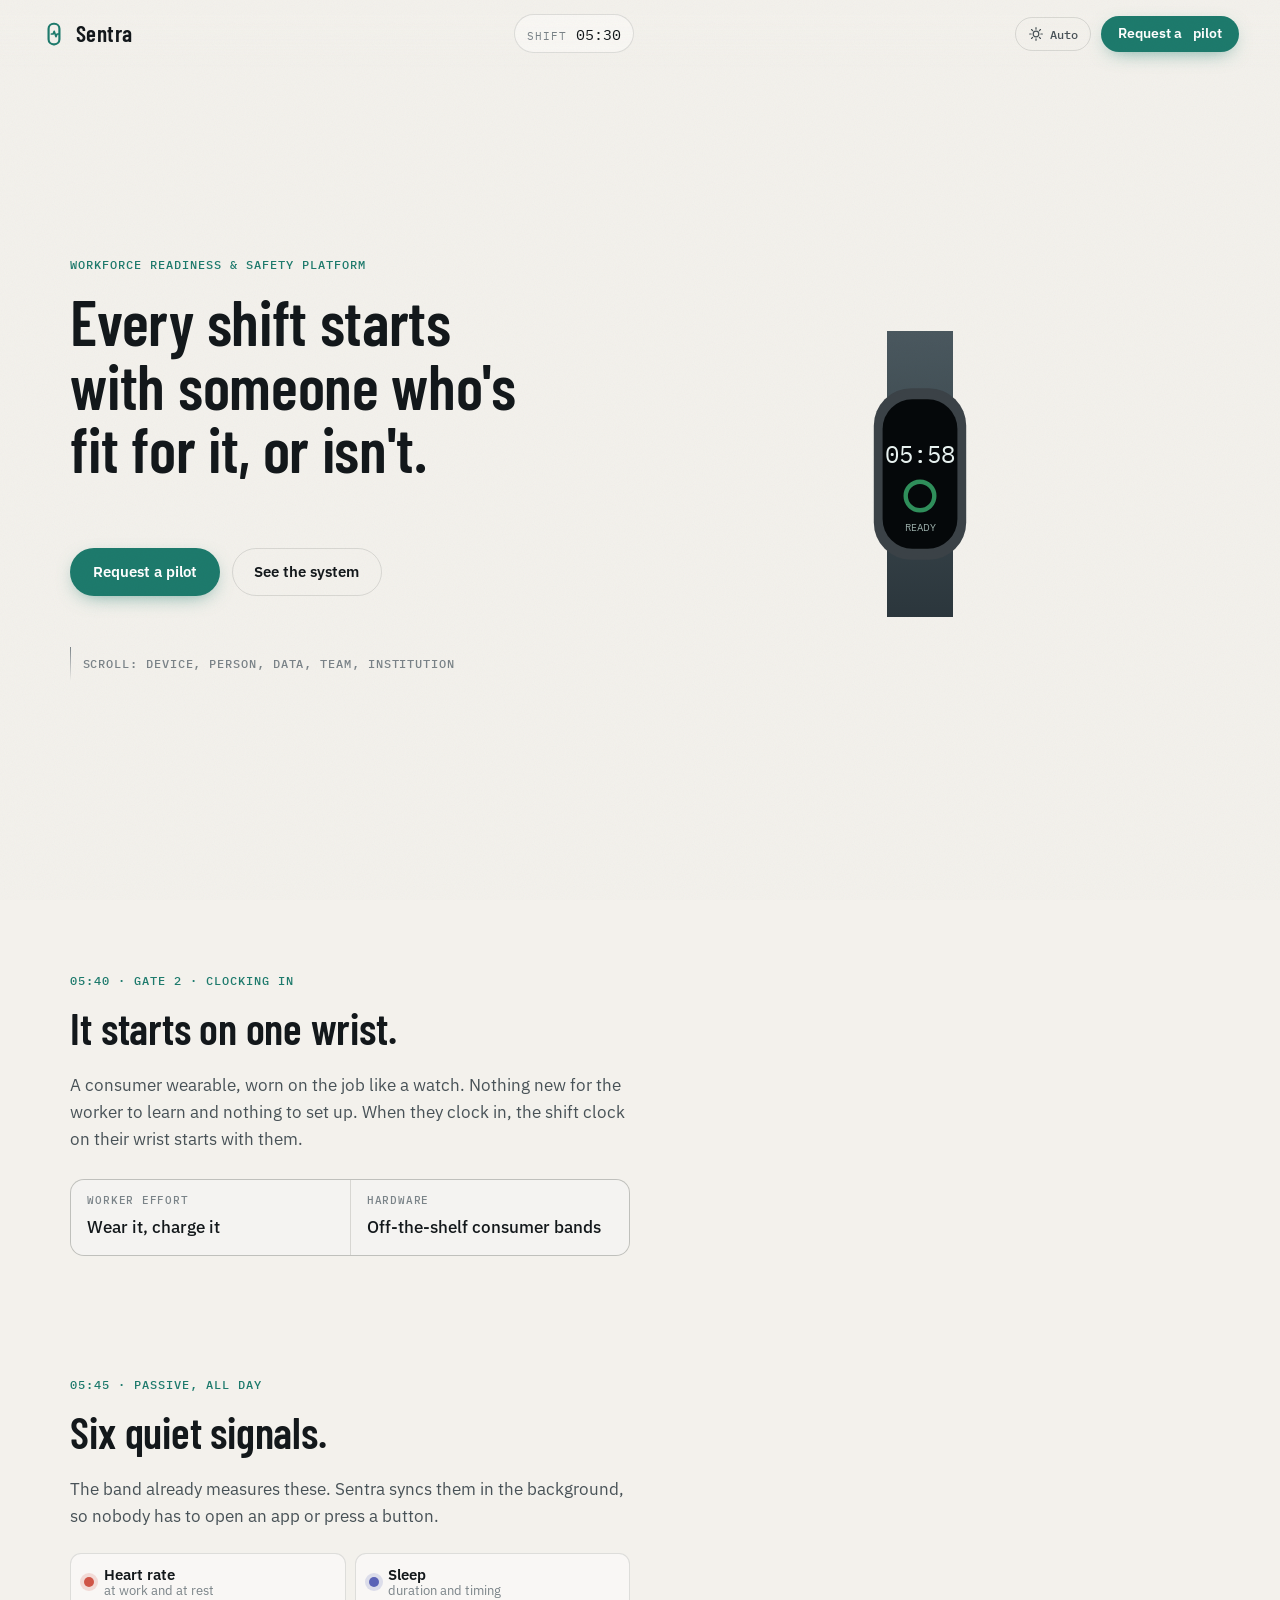
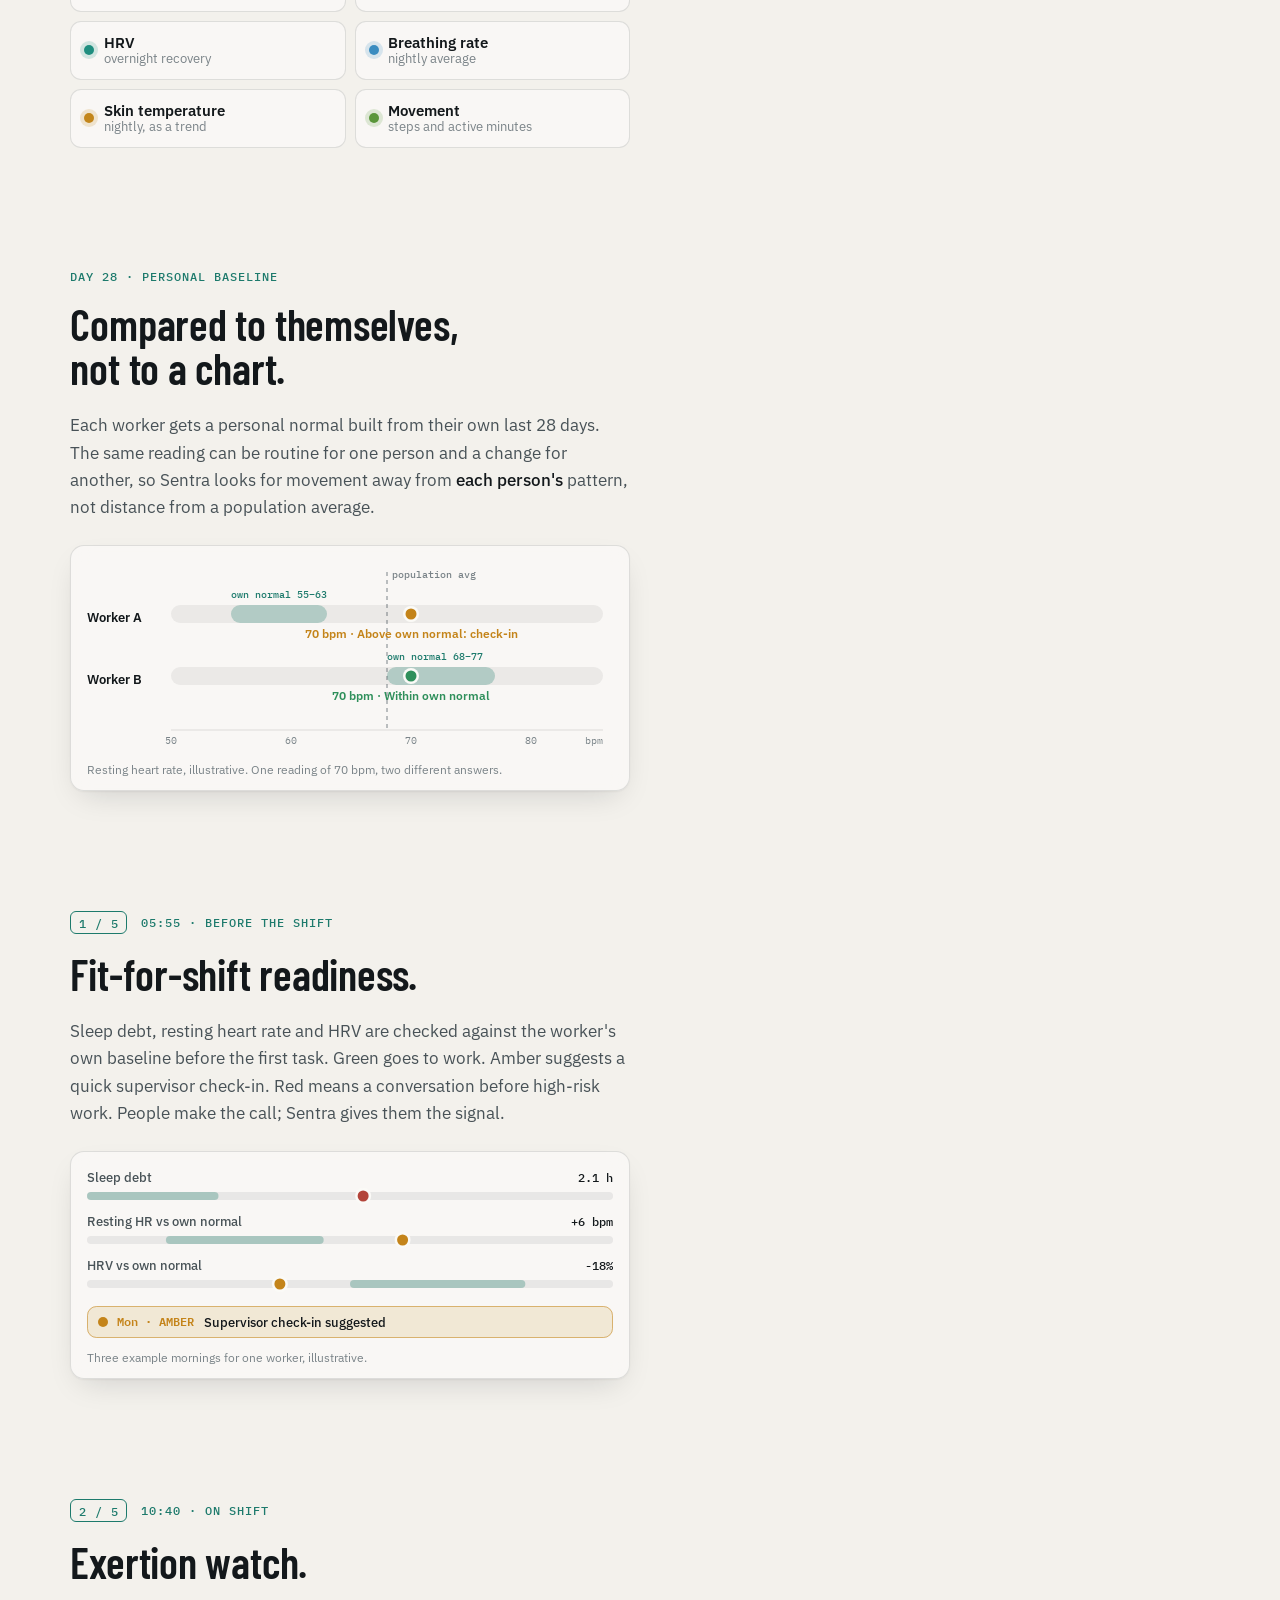
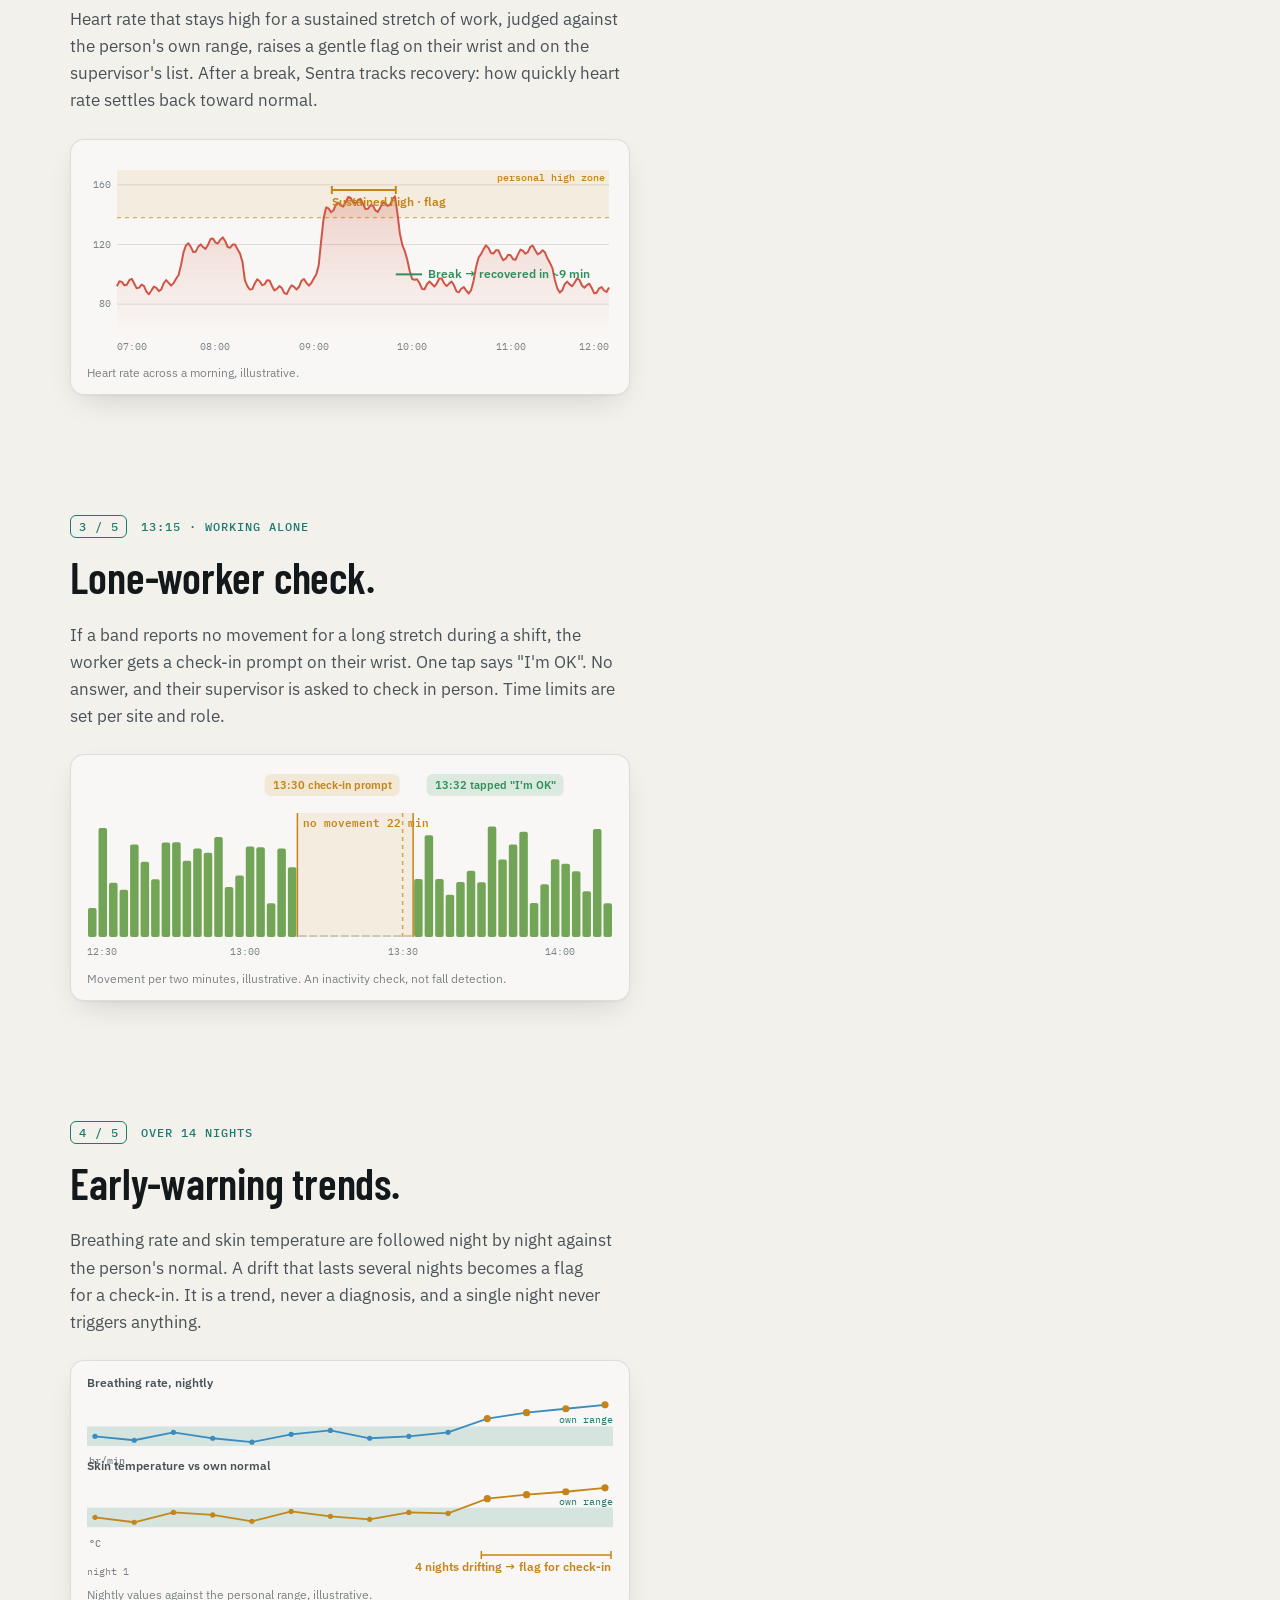
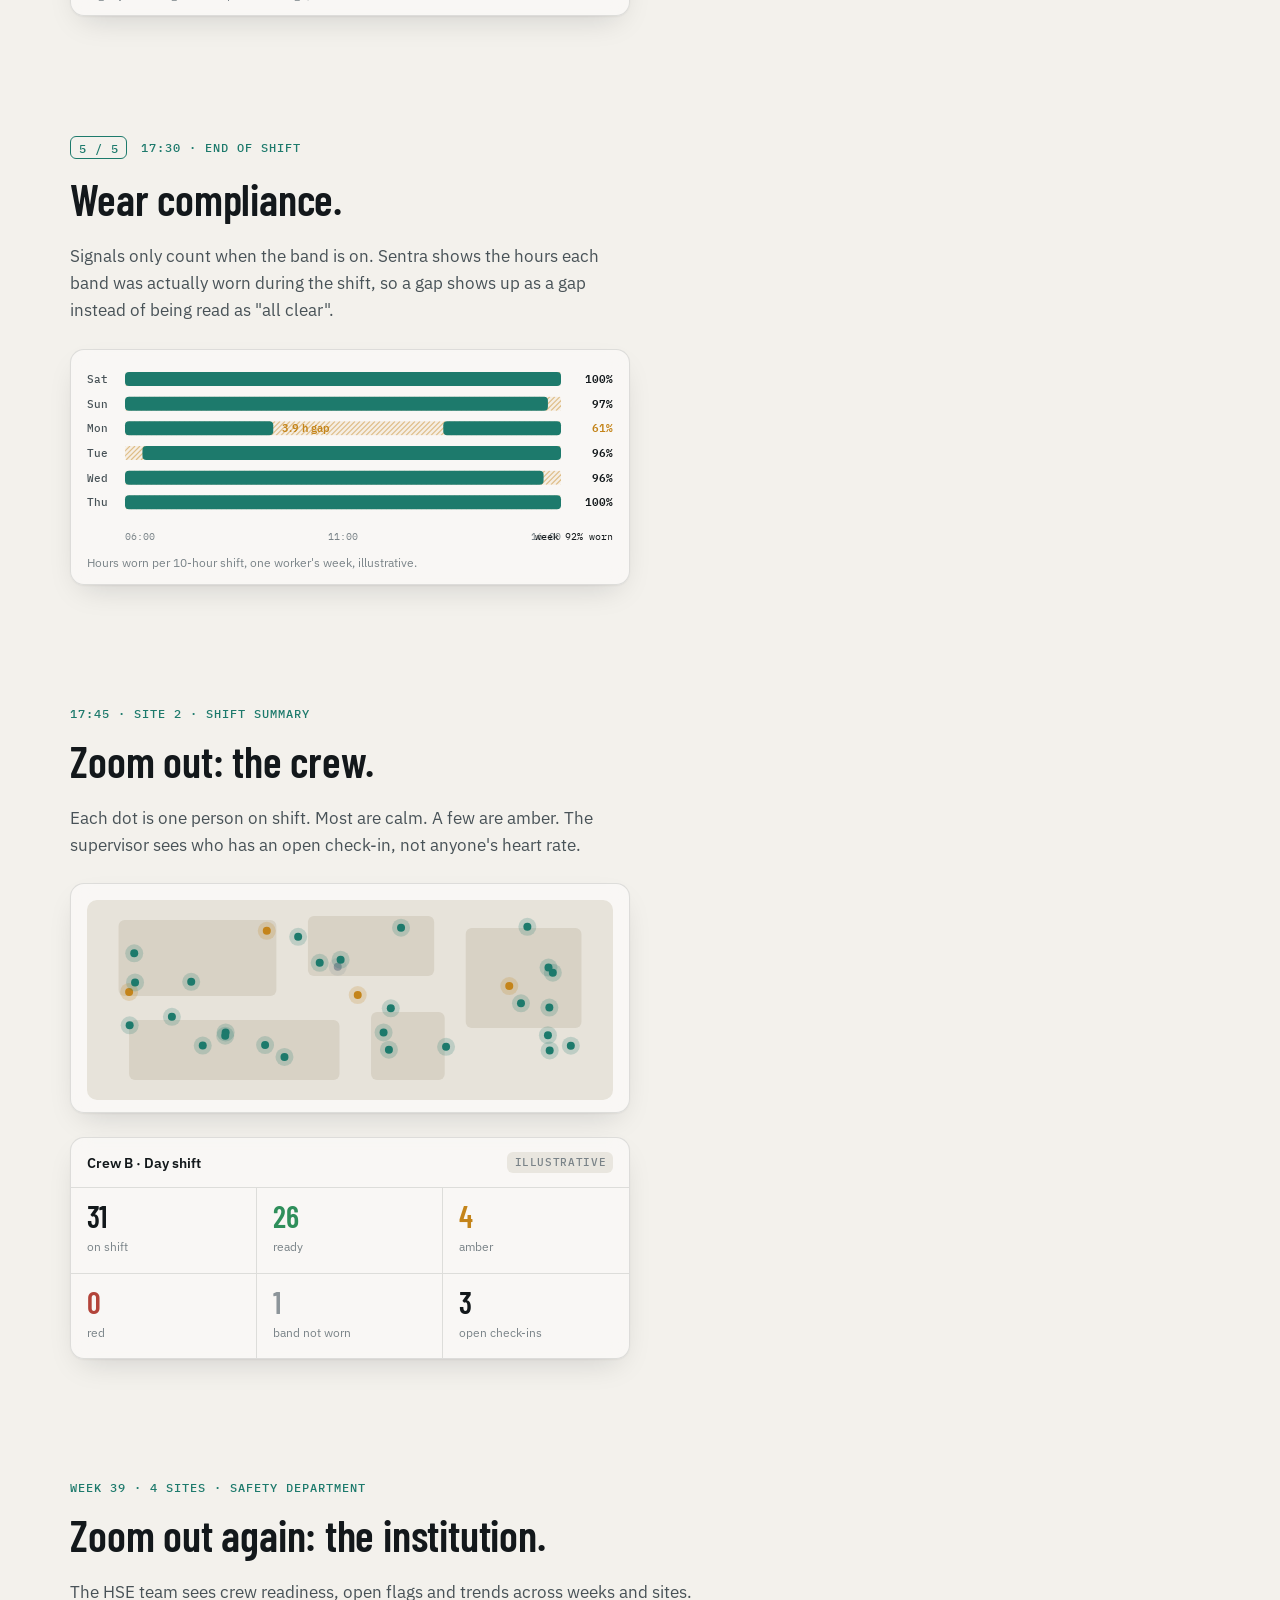
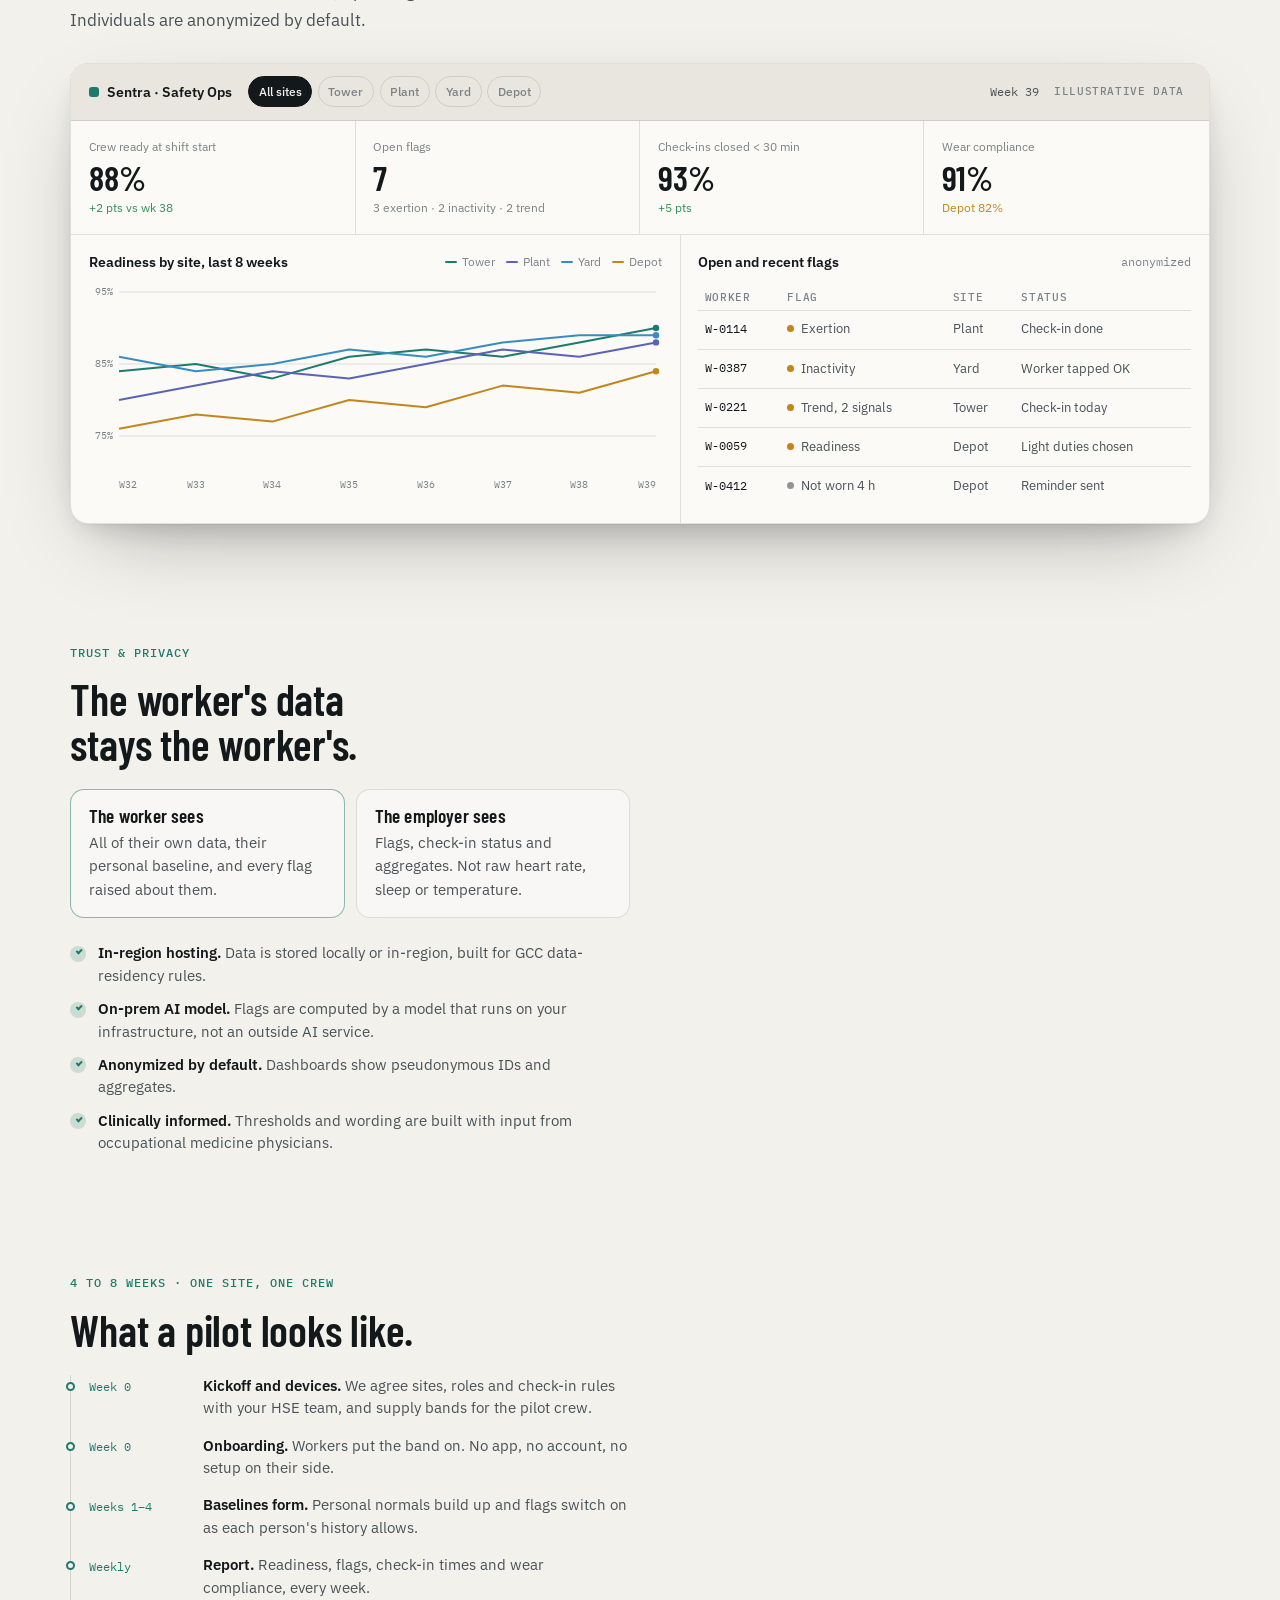
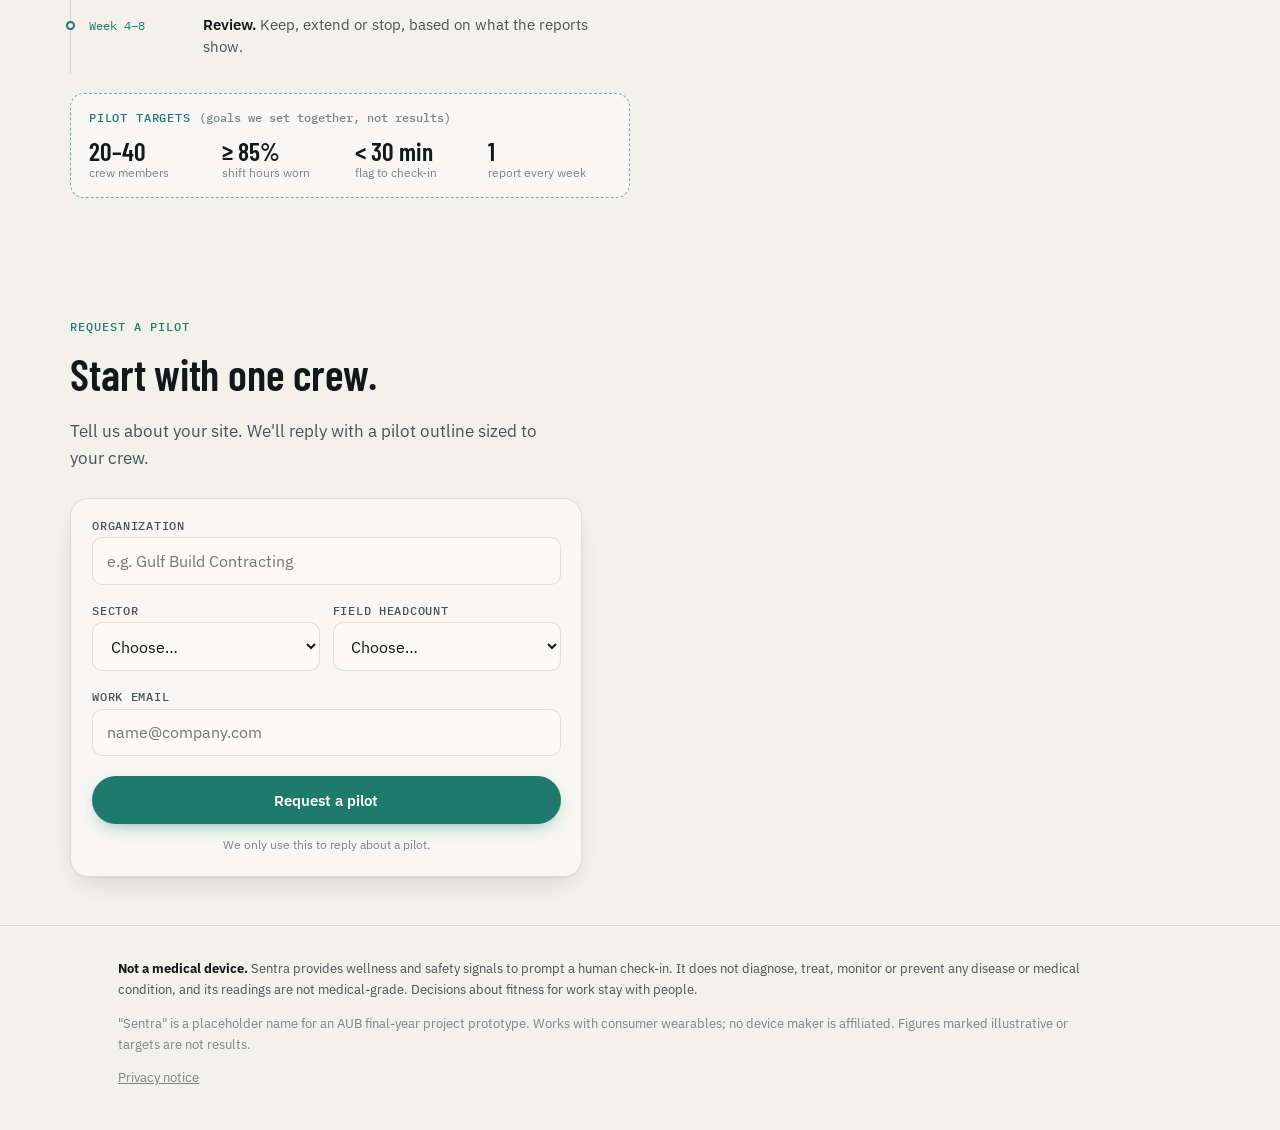
<file: website/index.html>
<!doctype html>
<html lang="en">
<head>
<meta charset="utf-8">
<meta name="viewport" content="width=device-width, initial-scale=1, viewport-fit=cover">
<title>Sentra · Workforce Readiness</title>
<meta name="description" content="Sentra turns the consumer wearables a workforce already wears into fitness-for-shift and safety signals for the institution's HSE team. Wellness and safety, never diagnosis.">
<meta name="theme-color" content="#f3f1ec" media="(prefers-color-scheme: light)">
<meta name="theme-color" content="#0c1013" media="(prefers-color-scheme: dark)">
<link rel="preconnect" href="https://fonts.googleapis.com">
<link rel="preconnect" href="https://fonts.gstatic.com" crossorigin>
<link href="https://fonts.googleapis.com/css2?family=Barlow+Condensed:wght@500;600&family=IBM+Plex+Mono:wght@400;500&family=IBM+Plex+Sans:wght@400;500;600&display=swap" rel="stylesheet">
<link rel="stylesheet" href="css/styles.css">
<script>
  /* theme + capability flags before first paint */
  (function () {
    var d = document.documentElement;
    try { var t = localStorage.getItem("sentra-theme"); if (t === "light" || t === "dark") d.setAttribute("data-theme", t); } catch (e) {}
    var q = location.search;
    var lowEnd = false;
    try {
      var c = document.createElement("canvas");
      var gl = c.getContext("webgl") || c.getContext("experimental-webgl");
      if (!gl) lowEnd = true;
    } catch (e) { lowEnd = true; }
    var cores = navigator.hardwareConcurrency || 8;
    var mem = navigator.deviceMemory || 8;
    var save = navigator.connection && navigator.connection.saveData;
    if (cores <= 3 || mem <= 2 || save) lowEnd = true;
    if (/[?&]static=1/.test(q)) lowEnd = true;
    if (/[?&]static=0/.test(q)) lowEnd = false;
    d.classList.add(lowEnd ? "static" : "motion");
    d.classList.remove("no-js");
  })();
</script>
</head>
<body>

<a class="skip" href="#request">Skip to pilot request</a>

<header class="nav" id="nav">
  <a class="brand" href="#hero" aria-label="Sentra, back to top">
    <svg class="brand__mark" viewBox="0 0 24 24" aria-hidden="true"><rect x="7" y="2.5" width="10" height="19" rx="4.6" fill="none" stroke="currentColor" stroke-width="2"/><path d="M9.6 12h1.6l1-2.4 1.6 4.8 1-2.4h1.6" fill="none" stroke="currentColor" stroke-width="1.6" stroke-linecap="round" stroke-linejoin="round"/></svg>
    <span>Sentra</span>
  </a>
  <div class="nav__clock" aria-hidden="true">
    <span class="nav__clock-label">Shift</span>
    <span class="nav__clock-time" id="navClock">05:30</span>
  </div>
  <div class="nav__actions">
    <button class="theme-btn" id="themeBtn" type="button" aria-label="Switch colour theme">
      <svg viewBox="0 0 24 24" aria-hidden="true"><circle cx="12" cy="12" r="4.2" fill="none" stroke="currentColor" stroke-width="1.8"/><path d="M12 2.5v2.2M12 19.3v2.2M2.5 12h2.2M19.3 12h2.2M5.3 5.3l1.6 1.6M17.1 17.1l1.6 1.6M5.3 18.7l1.6-1.6M17.1 6.9l1.6-1.6" stroke="currentColor" stroke-width="1.8" stroke-linecap="round"/></svg>
      <span class="theme-btn__txt" id="themeTxt">Auto</span>
    </button>
    <a class="btn btn--small nav__cta" href="#request"><span class="long">Request a&nbsp;</span>pilot</a>
  </div>
</header>

<!-- zoom-level rail -->
<nav class="rail" aria-label="Zoom level">
  <ol>
    <li data-scale="device"><span>Device</span></li>
    <li data-scale="person"><span>Person</span></li>
    <li data-scale="data"><span>Data</span></li>
    <li data-scale="team"><span>Team</span></li>
    <li data-scale="institution"><span>Institution</span></li>
  </ol>
</nav>

<!-- 3D stage -->
<div class="stage" id="stage" aria-hidden="true">
  <canvas id="gl"></canvas>
  <div class="labels" id="labels"></div>
  <div class="stage__scrim"></div>
</div>

<main class="story" id="story">

  <!-- 1 HERO -->
  <section class="panel panel--hero" id="hero" data-pose="hero" data-screen="clock" data-scale="device" data-time="05:30">
    <div class="panel__inner">
      <p class="eyebrow">Workforce readiness &amp; safety platform</p>
      <h1>Every shift starts with someone who's fit for&nbsp;it, or&nbsp;isn't.</h1>
      <div class="hero__cta">
        <a class="btn" href="#request">Request a pilot</a>
        <a class="btn btn--ghost" href="#worker">See the system</a>
      </div>
      <figure class="poster" aria-hidden="true">
        <svg viewBox="0 0 200 260">
          <defs>
            <linearGradient id="pg" x1="0" x2="0" y1="0" y2="1"><stop offset="0" style="stop-color:var(--strap-hi)"/><stop offset="1" style="stop-color:var(--strap)"/></linearGradient>
          </defs>
          <path d="M70 0 h60 v70 h-60z M70 190 h60 v70 h-60z" fill="url(#pg)"/>
          <rect x="58" y="52" width="84" height="156" rx="34" style="fill:var(--housing)"/>
          <rect x="66" y="62" width="68" height="136" rx="27" fill="#05080a"/>
          <text x="100" y="120" text-anchor="middle" font-family="IBM Plex Mono, monospace" font-size="22" fill="#e9f3f1">05:58</text>
          <circle cx="100" cy="150" r="13" fill="none" style="stroke:var(--ok)" stroke-width="4"/>
          <text x="100" y="182" text-anchor="middle" font-family="IBM Plex Sans, sans-serif" font-size="9" fill="#9fb3af">READY</text>
        </svg>
      </figure>
      <p class="scroll-cue" aria-hidden="true"><span></span>Scroll: device, person, data, team, institution</p>
    </div>
  </section>

  <!-- 2 WORKER -->
  <section class="panel" id="worker" data-pose="worker" data-screen="shift" data-scale="person" data-time="05:40">
    <div class="panel__inner">
      <p class="eyebrow"><span class="mono">05:40</span> · Gate 2 · Clocking in</p>
      <h2>It starts on one wrist.</h2>
      <p>A consumer wearable, worn on the job like a watch. Nothing new for the worker to learn and nothing to set up. When they clock in, the shift clock on their wrist starts with them.</p>
      <dl class="facts">
        <div><dt>Worker effort</dt><dd>Wear it, charge it</dd></div>
        <div><dt>Hardware</dt><dd>Off-the-shelf consumer bands</dd></div>
      </dl>
    </div>
  </section>

  <!-- 3 DATA IN -->
  <section class="panel" id="data" data-pose="data" data-screen="sync" data-scale="data" data-time="05:45">
    <div class="panel__inner">
      <p class="eyebrow"><span class="mono">05:45</span> · Passive, all day</p>
      <h2>Six quiet signals.</h2>
      <p>The band already measures these. Sentra syncs them in the background, so nobody has to open an app or press a button.</p>
      <ul class="signals">
        <li><i style="--c:var(--s-hr)"></i><b>Heart rate</b><span>at work and at rest</span></li>
        <li><i style="--c:var(--s-sleep)"></i><b>Sleep</b><span>duration and timing</span></li>
        <li><i style="--c:var(--s-hrv)"></i><b>HRV</b><span>overnight recovery</span></li>
        <li><i style="--c:var(--s-br)"></i><b>Breathing rate</b><span>nightly average</span></li>
        <li><i style="--c:var(--s-temp)"></i><b>Skin temperature</b><span>nightly, as a trend</span></li>
        <li><i style="--c:var(--s-move)"></i><b>Movement</b><span>steps and active minutes</span></li>
      </ul>
    </div>
  </section>

  <!-- 4 BASELINE -->
  <section class="panel" id="baseline" data-pose="baseline" data-screen="base" data-scale="data" data-time="05:50">
    <div class="panel__inner">
      <p class="eyebrow">Day 28 · Personal baseline</p>
      <h2>Compared to themselves, not&nbsp;to a chart.</h2>
      <p>Each worker gets a personal normal built from their own last 28 days. The same reading can be routine for one person and a change for another, so Sentra looks for movement away from <em>each person's</em> pattern, not distance from a population average.</p>
      <figure class="mini">
        <canvas data-chart="baseline" height="190"></canvas>
        <figcaption>Resting heart rate, illustrative. One reading of 70&nbsp;bpm, two different answers.</figcaption>
      </figure>
    </div>
  </section>

  <!-- 5a READINESS -->
  <section class="panel" id="ready" data-pose="ready" data-screen="ready" data-scale="device" data-time="05:55">
    <div class="panel__inner">
      <p class="eyebrow"><span class="step">1 / 5</span> <span class="mono">05:55</span> · Before the shift</p>
      <h2>Fit&#8209;for&#8209;shift readiness.</h2>
      <p>Sleep debt, resting heart rate and HRV are checked against the worker's own baseline before the first task. Green goes to work. Amber suggests a quick supervisor check-in. Red means a conversation before high-risk work. People make the call; Sentra gives them the signal.</p>
      <figure class="mini">
        <canvas data-chart="ready" height="172"></canvas>
        <figcaption>Three example mornings for one worker, illustrative.</figcaption>
      </figure>
    </div>
  </section>

  <!-- 5b EXERTION -->
  <section class="panel" id="exertion" data-pose="exertion" data-screen="exert" data-scale="device" data-time="10:40">
    <div class="panel__inner">
      <p class="eyebrow"><span class="step">2 / 5</span> <span class="mono">10:40</span> · On shift</p>
      <h2>Exertion watch.</h2>
      <p>Heart rate that stays high for a sustained stretch of work, judged against the person's own range, raises a gentle flag on their wrist and on the supervisor's list. After a break, Sentra tracks recovery: how quickly heart rate settles back toward normal.</p>
      <figure class="mini">
        <canvas data-chart="exert" height="200"></canvas>
        <figcaption>Heart rate across a morning, illustrative.</figcaption>
      </figure>
    </div>
  </section>

  <!-- 5c LONE WORKER -->
  <section class="panel" id="lone" data-pose="lone" data-screen="lone" data-scale="device" data-time="13:15">
    <div class="panel__inner">
      <p class="eyebrow"><span class="step">3 / 5</span> <span class="mono">13:15</span> · Working alone</p>
      <h2>Lone-worker check.</h2>
      <p>If a band reports no movement for a long stretch during a shift, the worker gets a check-in prompt on their wrist. One tap says "I'm OK". No answer, and their supervisor is asked to check in person. Time limits are set per site and role.</p>
      <figure class="mini">
        <canvas data-chart="lone" height="190"></canvas>
        <figcaption>Movement per two minutes, illustrative. An inactivity check, not fall detection.</figcaption>
      </figure>
    </div>
  </section>

  <!-- 5d TRENDS -->
  <section class="panel" id="trends" data-pose="trends" data-screen="trend" data-scale="device" data-time="15:00">
    <div class="panel__inner">
      <p class="eyebrow"><span class="step">4 / 5</span> Over 14 nights</p>
      <h2>Early-warning trends.</h2>
      <p>Breathing rate and skin temperature are followed night by night against the person's normal. A drift that lasts several nights becomes a flag for a check-in. It is a trend, never a diagnosis, and a single night never triggers anything.</p>
      <figure class="mini">
        <canvas data-chart="trend" height="200"></canvas>
        <figcaption>Nightly values against the personal range, illustrative.</figcaption>
      </figure>
    </div>
  </section>

  <!-- 5e WEAR -->
  <section class="panel" id="wear" data-pose="wear" data-screen="wear" data-scale="device" data-time="17:30">
    <div class="panel__inner">
      <p class="eyebrow"><span class="step">5 / 5</span> <span class="mono">17:30</span> · End of shift</p>
      <h2>Wear compliance.</h2>
      <p>Signals only count when the band is on. Sentra shows the hours each band was actually worn during the shift, so a gap shows up as a gap instead of being read as "all clear".</p>
      <figure class="mini">
        <canvas data-chart="wear" height="180"></canvas>
        <figcaption>Hours worn per 10-hour shift, one worker's week, illustrative.</figcaption>
      </figure>
    </div>
  </section>

  <!-- 6 TEAM -->
  <section class="panel" id="team" data-pose="team" data-screen="clock" data-scale="team" data-time="17:45">
    <div class="panel__inner">
      <p class="eyebrow"><span class="mono">17:45</span> · Site 2 · Shift summary</p>
      <h2>Zoom out: the crew.</h2>
      <p>Each dot is one person on shift. Most are calm. A few are amber. The supervisor sees who has an open check-in, not anyone's heart rate.</p>
      <figure class="mini static-only">
        <canvas data-chart="crew" height="200"></canvas>
      </figure>
      <div class="summary" role="group" aria-label="Shift summary, illustrative">
        <div class="summary__head"><span>Crew B · Day shift</span><span class="tag">Illustrative</span></div>
        <div class="summary__grid">
          <div><b>31</b><span>on shift</span></div>
          <div class="is-ok"><b>26</b><span>ready</span></div>
          <div class="is-amber"><b>4</b><span>amber</span></div>
          <div class="is-red"><b>0</b><span>red</span></div>
          <div class="is-muted"><b>1</b><span>band not worn</span></div>
          <div><b>3</b><span>open check-ins</span></div>
        </div>
      </div>
    </div>
  </section>

  <!-- 7 INSTITUTION -->
  <section class="panel panel--wide" id="institution" data-pose="institution" data-screen="clock" data-scale="institution" data-time="18:00" data-dim="1">
    <div class="panel__inner">
      <div class="wide-head">
        <p class="eyebrow">Week 39 · 4 sites · Safety department</p>
        <h2>Zoom out again: the institution.</h2>
        <p>The HSE team sees crew readiness, open flags and trends across weeks and sites. Individuals are anonymized by default.</p>
      </div>
      <div class="dash" role="img" aria-label="Dashboard mockup with illustrative data: crew readiness 88 percent, 7 open flags, 93 percent of check-ins closed within 30 minutes, wear compliance 91 percent, readiness trend for four sites over eight weeks, and a table of anonymized flags.">
        <div class="dash__bar">
          <span class="dash__brand"><i></i>Sentra · Safety Ops</span>
          <span class="dash__chips"><b>All sites</b><span>Tower</span><span>Plant</span><span>Yard</span><span>Depot</span></span>
          <span class="dash__week">Week 39 <span class="tag">Illustrative data</span></span>
        </div>
        <div class="dash__kpis">
          <div class="kpi"><span>Crew ready at shift start</span><b>88%</b><em class="up">+2 pts vs wk 38</em></div>
          <div class="kpi"><span>Open flags</span><b>7</b><em>3 exertion · 2 inactivity · 2 trend</em></div>
          <div class="kpi"><span>Check-ins closed &lt; 30 min</span><b>93%</b><em class="up">+5 pts</em></div>
          <div class="kpi"><span>Wear compliance</span><b>91%</b><em class="down">Depot 82%</em></div>
        </div>
        <div class="dash__body">
          <div class="dash__card">
            <div class="dash__card-head"><span>Readiness by site, last 8 weeks</span><span class="legend" id="dashLegend"></span></div>
            <canvas data-chart="dash" height="210"></canvas>
          </div>
          <div class="dash__card">
            <div class="dash__card-head"><span>Open and recent flags</span><span class="muted">anonymized</span></div>
            <table class="flags">
              <thead><tr><th>Worker</th><th>Flag</th><th>Site</th><th>Status</th></tr></thead>
              <tbody>
                <tr><td class="mono">W-0114</td><td><i class="dot amber"></i>Exertion</td><td>Plant</td><td>Check-in done</td></tr>
                <tr><td class="mono">W-0387</td><td><i class="dot amber"></i>Inactivity</td><td>Yard</td><td>Worker tapped OK</td></tr>
                <tr><td class="mono">W-0221</td><td><i class="dot amber"></i>Trend, 2 signals</td><td>Tower</td><td>Check-in today</td></tr>
                <tr><td class="mono">W-0059</td><td><i class="dot amber"></i>Readiness</td><td>Depot</td><td>Light duties chosen</td></tr>
                <tr><td class="mono">W-0412</td><td><i class="dot muted"></i>Not worn 4 h</td><td>Depot</td><td>Reminder sent</td></tr>
              </tbody>
            </table>
          </div>
        </div>
      </div>
    </div>
  </section>

  <!-- 8 TRUST -->
  <section class="panel" id="trust" data-pose="trust" data-screen="mine" data-scale="institution" data-time="18:00">
    <div class="panel__inner">
      <p class="eyebrow">Trust &amp; privacy</p>
      <h2>The worker's data stays the worker's.</h2>
      <div class="split">
        <div>
          <h3>The worker sees</h3>
          <p>All of their own data, their personal baseline, and every flag raised about them.</p>
        </div>
        <div>
          <h3>The employer sees</h3>
          <p>Flags, check-in status and aggregates. Not raw heart rate, sleep or temperature.</p>
        </div>
      </div>
      <ul class="checks">
        <li><b>In-region hosting.</b> Data is stored locally or in-region, built for GCC data-residency rules.</li>
        <li><b>On-prem AI model.</b> Flags are computed by a model that runs on your infrastructure, not an outside AI service.</li>
        <li><b>Anonymized by default.</b> Dashboards show pseudonymous IDs and aggregates.</li>
        <li><b>Clinically informed.</b> Thresholds and wording are built with input from occupational medicine physicians.</li>
      </ul>
    </div>
  </section>

  <!-- 9 PILOT -->
  <section class="panel" id="pilot" data-pose="pilot" data-screen="paired" data-scale="person" data-time="18:00">
    <div class="panel__inner">
      <p class="eyebrow">4 to 8 weeks · One site, one crew</p>
      <h2>What a pilot looks like.</h2>
      <ol class="timeline">
        <li><span class="mono">Week 0</span><div><b>Kickoff and devices.</b> We agree sites, roles and check-in rules with your HSE team, and supply bands for the pilot crew.</div></li>
        <li><span class="mono">Week 0</span><div><b>Onboarding.</b> Workers put the band on. No app, no account, no setup on their side.</div></li>
        <li><span class="mono">Weeks 1–4</span><div><b>Baselines form.</b> Personal normals build up and flags switch on as each person's history allows.</div></li>
        <li><span class="mono">Weekly</span><div><b>Report.</b> Readiness, flags, check-in times and wear compliance, every week.</div></li>
        <li><span class="mono">Week 4–8</span><div><b>Review.</b> Keep, extend or stop, based on what the reports show.</div></li>
      </ol>
      <div class="targets">
        <p class="targets__label">Pilot targets <span>(goals we set together, not results)</span></p>
        <div class="targets__grid">
          <div><b>20–40</b><span>crew members</span></div>
          <div><b>≥ 85%</b><span>shift hours worn</span></div>
          <div><b>&lt; 30 min</b><span>flag to check-in</span></div>
          <div><b>1</b><span>report every week</span></div>
        </div>
      </div>
    </div>
  </section>

  <!-- 10 CTA -->
  <section class="panel panel--cta" id="request" data-pose="cta" data-screen="final" data-scale="device" data-time="18:00">
    <div class="panel__inner">
      <p class="eyebrow">Request a pilot</p>
      <h2>Start with one crew.</h2>
      <p>Tell us about your site. We'll reply with a pilot outline sized to your crew.</p>
      <form class="form" id="pilotForm" novalidate>
        <div class="field">
          <label for="f-org">Organization</label>
          <input id="f-org" name="organization" type="text" autocomplete="organization" required placeholder="e.g. Gulf Build Contracting">
          <span class="err" aria-live="polite"></span>
        </div>
        <div class="field-row">
          <div class="field">
            <label for="f-sector">Sector</label>
            <select id="f-sector" name="sector" required>
              <option value="">Choose…</option>
              <option>Construction</option>
              <option>Oil &amp; gas</option>
              <option>Manufacturing</option>
              <option>Utilities &amp; energy</option>
              <option>Logistics &amp; ports</option>
              <option>Facilities &amp; public sector</option>
              <option>Other industrial</option>
            </select>
            <span class="err" aria-live="polite"></span>
          </div>
          <div class="field">
            <label for="f-head">Field headcount</label>
            <select id="f-head" name="headcount" required>
              <option value="">Choose…</option>
              <option>Under 100</option>
              <option>100–500</option>
              <option>500–2,000</option>
              <option>2,000–10,000</option>
              <option>10,000+</option>
            </select>
            <span class="err" aria-live="polite"></span>
          </div>
        </div>
        <div class="field">
          <label for="f-email">Work email</label>
          <input id="f-email" name="email" type="email" autocomplete="email" required placeholder="name@company.com">
          <span class="err" aria-live="polite"></span>
        </div>
        <button class="btn btn--block" type="submit">Request a pilot</button>
        <p class="form__note">We only use this to reply about a pilot.</p>
      </form>
      <div class="form-done" id="formDone" hidden>
        <h3>Request received.</h3>
        <p>Thanks. We'll be in touch about a pilot for <b id="doneOrg"></b>.</p>
      </div>
    </div>
  </section>

</main>

<footer class="foot">
  <div class="foot__inner">
    <p class="foot__disc"><b>Not a medical device.</b> Sentra provides wellness and safety signals to prompt a human check-in. It does not diagnose, treat, monitor or prevent any disease or medical condition, and its readings are not medical-grade. Decisions about fitness for work stay with people.</p>
    <p class="foot__meta">"Sentra" is a placeholder name for an AUB final-year project prototype. Works with consumer wearables; no device maker is affiliated. Figures marked illustrative or targets are not results.</p>
    <p class="foot__meta"><a href="privacy.html">Privacy notice</a></p>
  </div>
</footer>

<script src="vendor/three.min.js"></script>
<script src="vendor/gsap.min.js"></script>
<script src="vendor/ScrollTrigger.min.js"></script>
<script src="vendor/lenis.min.js"></script>
<script src="js/charts.js"></script>
<script src="js/main.js"></script>
</body>
</html>
</file>
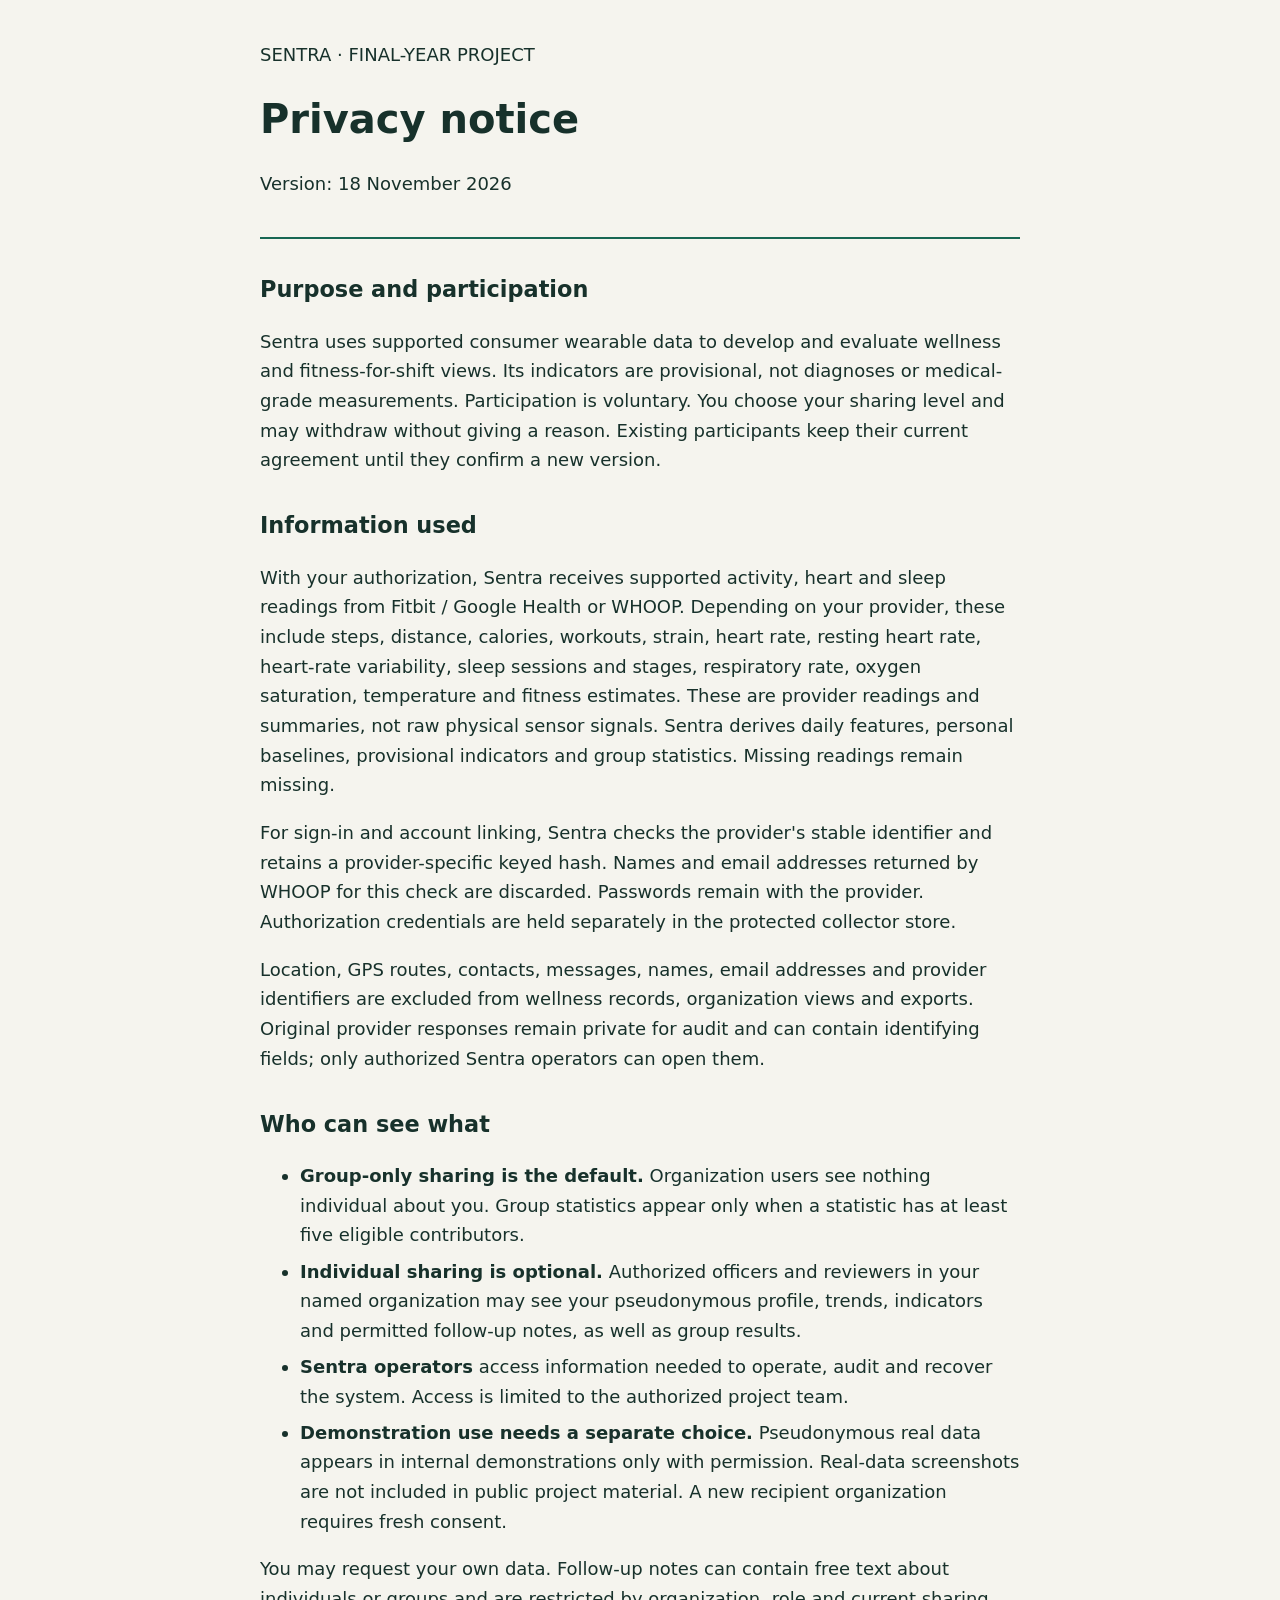
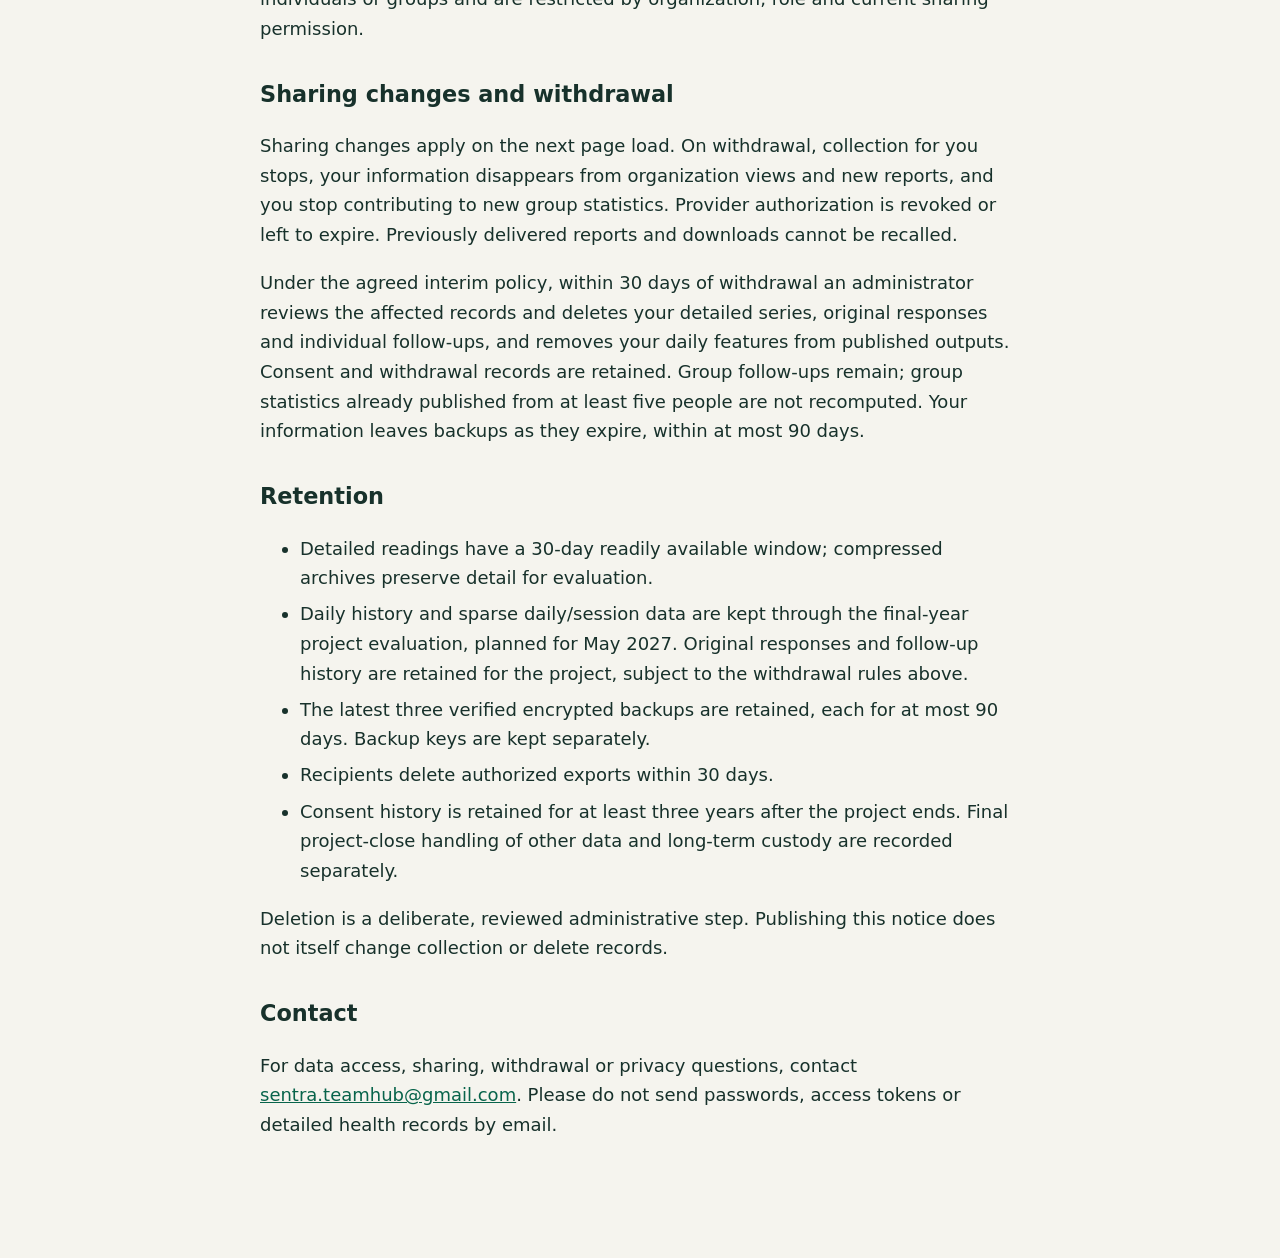
<file: website/privacy.html>
<!doctype html>
<html lang="en"><head><meta charset="utf-8"><meta name="viewport" content="width=device-width,initial-scale=1"><title>Sentra privacy notice</title>
<style>body{max-width:760px;margin:40px auto;padding:0 24px 60px;font:18px/1.65 system-ui,sans-serif;background:#f5f4ee;color:#17312b}h1{font-size:2.5rem;line-height:1.15}h2{font-size:1.4rem;margin-top:2rem}a{color:#08644b}aside{background:#fff0be;padding:16px;border-radius:8px}header{border-bottom:2px solid #176753;padding-bottom:20px}li{margin:.4rem 0}</style></head><body>

<header><p>SENTRA · FINAL-YEAR PROJECT</p><h1>Privacy notice</h1><p>Version: 18 November 2026</p></header>
<main><h2>Purpose and participation</h2>
<p>Sentra uses supported consumer wearable data to develop and evaluate wellness and fitness-for-shift views. Its indicators are provisional, not diagnoses or medical-grade measurements. Participation is voluntary. You choose your sharing level and may withdraw without giving a reason. Existing participants keep their current agreement until they confirm a new version.</p>
<h2>Information used</h2>
<p>With your authorization, Sentra receives supported activity, heart and sleep readings from Fitbit / Google Health or WHOOP. Depending on your provider, these include steps, distance, calories, workouts, strain, heart rate, resting heart rate, heart-rate variability, sleep sessions and stages, respiratory rate, oxygen saturation, temperature and fitness estimates. These are provider readings and summaries, not raw physical sensor signals. Sentra derives daily features, personal baselines, provisional indicators and group statistics. Missing readings remain missing.</p>
<p>For sign-in and account linking, Sentra checks the provider's stable identifier and retains a provider-specific keyed hash. Names and email addresses returned by WHOOP for this check are discarded. Passwords remain with the provider. Authorization credentials are held separately in the protected collector store.</p>
<p>Location, GPS routes, contacts, messages, names, email addresses and provider identifiers are excluded from wellness records, organization views and exports. Original provider responses remain private for audit and can contain identifying fields; only authorized Sentra operators can open them.</p>
<h2>Who can see what</h2><ul>
<li><strong>Group-only sharing is the default.</strong> Organization users see nothing individual about you. Group statistics appear only when a statistic has at least five eligible contributors.</li>
<li><strong>Individual sharing is optional.</strong> Authorized officers and reviewers in your named organization may see your pseudonymous profile, trends, indicators and permitted follow-up notes, as well as group results.</li>
<li><strong>Sentra operators</strong> access information needed to operate, audit and recover the system. Access is limited to the authorized project team.</li>
<li><strong>Demonstration use needs a separate choice.</strong> Pseudonymous real data appears in internal demonstrations only with permission. Real-data screenshots are not included in public project material. A new recipient organization requires fresh consent.</li></ul>
<p>You may request your own data. Follow-up notes can contain free text about individuals or groups and are restricted by organization, role and current sharing permission.</p>
<h2>Sharing changes and withdrawal</h2>
<p>Sharing changes apply on the next page load. On withdrawal, collection for you stops, your information disappears from organization views and new reports, and you stop contributing to new group statistics. Provider authorization is revoked or left to expire. Previously delivered reports and downloads cannot be recalled.</p>
<p>Under the agreed interim policy, within 30 days of withdrawal an administrator reviews the affected records and deletes your detailed series, original responses and individual follow-ups, and removes your daily features from published outputs. Consent and withdrawal records are retained. Group follow-ups remain; group statistics already published from at least five people are not recomputed. Your information leaves backups as they expire, within at most 90 days.</p>
<h2>Retention</h2><ul>
<li>Detailed readings have a 30-day readily available window; compressed archives preserve detail for evaluation.</li>
<li>Daily history and sparse daily/session data are kept through the final-year project evaluation, planned for May 2027. Original responses and follow-up history are retained for the project, subject to the withdrawal rules above.</li>
<li>The latest three verified encrypted backups are retained, each for at most 90 days. Backup keys are kept separately.</li>
<li>Recipients delete authorized exports within 30 days.</li>
<li>Consent history is retained for at least three years after the project ends. Final project-close handling of other data and long-term custody are recorded separately.</li></ul>
<p>Deletion is a deliberate, reviewed administrative step. Publishing this notice does not itself change collection or delete records.</p>
<h2>Contact</h2><p>For data access, sharing, withdrawal or privacy questions, contact <a href="mailto:sentra.teamhub@gmail.com">sentra.teamhub@gmail.com</a>. Please do not send passwords, access tokens or detailed health records by email.</p>
</main></body></html>
</file>
<file: website/css/styles.css>
/* =========================================================
   Sentra — workforce readiness site
   Tokens first; the 3D scene reads the same tokens.
   ========================================================= */
:root {
  --bg: #f3f1ec;
  --bg-2: #e9e6df;
  --ink: #13181b;
  --ink-2: #485257;
  --muted: #7a8388;
  --line: rgba(19, 24, 27, .12);
  --card: rgba(250, 249, 246, .86);
  --card-solid: #fbfaf7;
  --accent: #1d7a6c;
  --accent-2: #155e53;
  --accent-ink: #ffffff;
  --ok: #2f8f5b;
  --amber: #c4841a;
  --red: #b3443a;
  --grey: #8d959a;

  --strap: #2b363c;
  --strap-hi: #4a585f;
  --housing: #3b4247;
  --figure: #d9d6cf;
  --figure-2: #3b4753;
  --vest: #cf8a45;
  --hat: #f1ede5;
  --map: #e7e3da;
  --map-zone: #d8d2c5;
  --map-line: rgba(19, 24, 27, .16);
  --map-road: #f6f4ef;

  --s-hr: #cf5547;
  --s-sleep: #5b63b6;
  --s-hrv: #1f8e7f;
  --s-br: #3a8cc0;
  --s-temp: #c3861b;
  --s-move: #5a963a;

  --shadow: 0 1px 2px rgba(19,24,27,.05), 0 12px 32px -12px rgba(19,24,27,.18);
  --radius: 14px;

  --f-display: "Barlow Condensed", "Arial Narrow", "Roboto Condensed", system-ui, sans-serif;
  --f-body: "IBM Plex Sans", system-ui, -apple-system, "Segoe UI", Roboto, sans-serif;
  --f-mono: "IBM Plex Mono", ui-monospace, "SFMono-Regular", Consolas, monospace;

  color-scheme: light;
}

@media (prefers-color-scheme: dark) {
  :root:not([data-theme="light"]) {
    --bg: #0c1013;
    --bg-2: #141a1e;
    --ink: #e8e6df;
    --ink-2: #aab3b6;
    --muted: #7d888c;
    --line: rgba(232, 230, 223, .12);
    --card: rgba(17, 23, 27, .84);
    --card-solid: #12181c;
    --accent: #52b8a5;
    --accent-2: #74cbbb;
    --accent-ink: #06201b;
    --ok: #4db37b;
    --amber: #e3a63c;
    --red: #e46c5e;
    --grey: #6d777c;
    --strap: #20282d;
    --strap-hi: #3a464c;
    --housing: #4b5358;
    --figure: #7a8085;
    --figure-2: #29323a;
    --vest: #b0712f;
    --hat: #d8d4cb;
    --map: #12181c;
    --map-zone: #1c2429;
    --map-line: rgba(232, 230, 223, .1);
    --map-road: #1a2125;
    --s-hr: #ec7466;
    --s-sleep: #8d93e0;
    --s-hrv: #4cc0ae;
    --s-br: #64b2e4;
    --s-temp: #e7ad4a;
    --s-move: #86c264;
    --shadow: 0 1px 2px rgba(0,0,0,.3), 0 16px 40px -16px rgba(0,0,0,.6);
    color-scheme: dark;
  }
}
:root[data-theme="dark"] {
  --bg: #0c1013;
  --bg-2: #141a1e;
  --ink: #e8e6df;
  --ink-2: #aab3b6;
  --muted: #7d888c;
  --line: rgba(232, 230, 223, .12);
  --card: rgba(17, 23, 27, .84);
  --card-solid: #12181c;
  --accent: #52b8a5;
  --accent-2: #74cbbb;
  --accent-ink: #06201b;
  --ok: #4db37b;
  --amber: #e3a63c;
  --red: #e46c5e;
  --grey: #6d777c;
  --strap: #20282d;
  --strap-hi: #3a464c;
  --housing: #4b5358;
  --figure: #7a8085;
  --figure-2: #29323a;
  --vest: #b0712f;
  --hat: #d8d4cb;
  --map: #12181c;
  --map-zone: #1c2429;
  --map-line: rgba(232, 230, 223, .1);
  --map-road: #1a2125;
  --s-hr: #ec7466;
  --s-sleep: #8d93e0;
  --s-hrv: #4cc0ae;
  --s-br: #64b2e4;
  --s-temp: #e7ad4a;
  --s-move: #86c264;
  --shadow: 0 1px 2px rgba(0,0,0,.3), 0 16px 40px -16px rgba(0,0,0,.6);
  color-scheme: dark;
}

/* ---------- base ---------- */
*, *::before, *::after { box-sizing: border-box; }
html { -webkit-text-size-adjust: 100%; }
html.lenis, html.lenis body { height: auto; }
.lenis.lenis-smooth { scroll-behavior: auto !important; }
.lenis.lenis-stopped { overflow: hidden; }
body {
  margin: 0;
  background: var(--bg);
  color: var(--ink);
  font-family: var(--f-body);
  font-size: 17px;
  line-height: 1.6;
  -webkit-font-smoothing: antialiased;
  overflow-x: hidden;
  transition: background-color .4s ease, color .4s ease;
}
h1, h2, h3 { font-family: var(--f-display); font-weight: 600; letter-spacing: -.005em; line-height: 1.02; margin: 0 0 .5em; }
h1 { font-size: clamp(2.6rem, 4.9vw, 5.3rem); text-wrap: balance; }
h2 { font-size: clamp(2.2rem, 3.4vw, 3.6rem); text-wrap: balance; }
h3 { font-size: 1.35rem; letter-spacing: .01em; }
p { margin: 0 0 1em; color: var(--ink-2); text-wrap: pretty; }
em { font-style: normal; color: var(--ink); font-weight: 500; }
a { color: inherit; }
.mono { font-family: var(--f-mono); font-size: .92em; }
.muted { color: var(--muted); }
.skip { position: absolute; left: -999px; top: 0; }
.skip:focus { left: 1rem; top: 1rem; z-index: 100; background: var(--card-solid); padding: .5rem .8rem; border-radius: 8px; }
:focus-visible { outline: 2px solid var(--accent); outline-offset: 3px; }

.btn {
  display: inline-flex; align-items: center; justify-content: center; gap: .5rem;
  font: 600 .95rem/1 var(--f-body);
  padding: .95rem 1.35rem; border-radius: 999px;
  background: var(--accent); color: var(--accent-ink);
  text-decoration: none; border: 1px solid transparent; cursor: pointer;
  transition: transform .25s ease, background-color .25s ease, box-shadow .25s ease;
  box-shadow: 0 6px 20px -8px color-mix(in srgb, var(--accent) 70%, transparent);
}
.btn:hover { transform: translateY(-1px); background: var(--accent-2); }
.btn--ghost { background: transparent; color: var(--ink); border-color: var(--line); box-shadow: none; }
.btn--ghost:hover { background: var(--bg-2); }
.btn--small { padding: .62rem 1rem; font-size: .85rem; }
.btn--block { width: 100%; }

.eyebrow {
  font: 500 .78rem/1.3 var(--f-mono); letter-spacing: .08em; text-transform: uppercase;
  color: var(--accent); margin: 0 0 1.1rem;
}
.eyebrow .mono { font-size: 1em; }
.step { display: inline-block; padding: .15rem .45rem; border: 1px solid currentColor; border-radius: 6px; margin-right: .4rem; }
.tag {
  font: 500 .66rem/1 var(--f-mono); letter-spacing: .06em; text-transform: uppercase;
  padding: .3rem .45rem; border-radius: 6px; background: var(--bg-2); color: var(--muted);
  white-space: nowrap;
}

/* ---------- nav ---------- */
.nav {
  position: fixed; inset: 0 0 auto 0; z-index: 20;
  display: flex; align-items: center; justify-content: space-between; gap: 1rem;
  padding: calc(.9rem + env(safe-area-inset-top, 0px)) clamp(1rem, 3.2vw, 2.6rem) .9rem;
  background: linear-gradient(to bottom, var(--bg) 20%, color-mix(in srgb, var(--bg) 0%, transparent));
}
.brand { display: flex; align-items: center; gap: .55rem; text-decoration: none; font: 600 1.45rem/1 var(--f-display); letter-spacing: .02em; }
.brand__mark { width: 26px; height: 26px; color: var(--accent); }
.nav__clock {
  display: flex; align-items: baseline; gap: .5rem;
  font-family: var(--f-mono); color: var(--ink-2);
  padding: .4rem .75rem; border: 1px solid var(--line); border-radius: 999px;
  background: color-mix(in srgb, var(--card-solid) 70%, transparent);
}
.nav__clock-label { font-size: .68rem; text-transform: uppercase; letter-spacing: .1em; color: var(--muted); }
.nav__clock-time { font-size: .95rem; color: var(--ink); font-variant-numeric: tabular-nums; }
.nav__actions { display: flex; align-items: center; gap: .6rem; }
.theme-btn {
  display: inline-flex; align-items: center; gap: .4rem; cursor: pointer;
  background: transparent; color: var(--ink-2); border: 1px solid var(--line); border-radius: 999px;
  padding: .5rem .75rem; font: 500 .78rem/1 var(--f-mono);
}
.theme-btn svg { width: 16px; height: 16px; }
.theme-btn:hover { color: var(--ink); background: var(--bg-2); }

/* ---------- zoom rail ---------- */
.rail { position: fixed; right: clamp(.8rem, 2vw, 1.8rem); top: 50%; transform: translateY(-50%); z-index: 15; }
.rail ol { list-style: none; margin: 0; padding: 0; display: flex; flex-direction: column; gap: .9rem; }
.rail li { display: flex; align-items: center; justify-content: flex-end; gap: .6rem; font: 500 .68rem/1 var(--f-mono); letter-spacing: .08em; text-transform: uppercase; color: var(--muted); transition: color .4s ease; }
.rail li::after { content: ""; width: 8px; height: 8px; border-radius: 50%; border: 1.5px solid currentColor; transition: background-color .4s ease, transform .4s ease; }
.rail li span { opacity: 0; transform: translateX(6px); transition: opacity .4s ease, transform .4s ease; }
.rail li.is-active { color: var(--accent); }
.rail li.is-active::after { background: currentColor; transform: scale(1.25); }
.rail li.is-active span, .rail:hover li span { opacity: 1; transform: none; }

/* ---------- stage ---------- */
.stage { position: fixed; inset: 0; z-index: 1; pointer-events: none; transition: opacity .6s ease; }
.stage canvas { position: absolute; inset: 0; width: 100%; height: 100%; display: block; opacity: 0; transition: opacity 1s ease; }
.stage.is-ready canvas { opacity: 1; }
.stage__scrim {
  position: absolute; inset: 0;
  background: linear-gradient(90deg, var(--bg) 0%, color-mix(in srgb, var(--bg) 82%, transparent) 30%, color-mix(in srgb, var(--bg) 0%, transparent) 52%);
  transition: opacity .6s ease;
}
body.is-dim .stage__scrim { opacity: 0; }
body.is-dim .stage { opacity: .5; }
.labels { position: absolute; inset: 0; overflow: hidden; }
.lbl {
  position: absolute; left: 0; top: 0; white-space: nowrap;
  font: 500 .72rem/1 var(--f-mono); letter-spacing: .04em;
  color: var(--ink); padding: .32rem .5rem .32rem .45rem; border-radius: 7px;
  background: color-mix(in srgb, var(--card-solid) 88%, transparent);
  border: 1px solid var(--line);
  box-shadow: 0 4px 14px -6px rgba(0,0,0,.25);
  display: flex; align-items: center; gap: .4rem;
  opacity: 0; will-change: transform, opacity;
}
.lbl i { width: 7px; height: 7px; border-radius: 50%; background: var(--c, var(--accent)); flex: none; }
.lbl small { color: var(--muted); font-size: .92em; }
.lbl--big { font-size: .8rem; padding: .45rem .65rem; }

/* ---------- story / panels ---------- */
.story { position: relative; z-index: 5; }
.panel {
  position: relative; min-height: 100vh; min-height: 100svh;
  display: flex; align-items: center;
  padding: 7rem clamp(1.25rem, 5.5vw, 6rem) 5rem;
}
.panel__inner { width: 100%; max-width: 35rem; }
.panel--hero .panel__inner { max-width: 40rem; }
.panel--wide { justify-content: center; }
.panel--wide .panel__inner { max-width: 74rem; }
.panel--cta .panel__inner { max-width: 32rem; }

.hero__cta { display: flex; flex-wrap: wrap; gap: .75rem; margin-top: 2.2rem; }
.scroll-cue { margin-top: 3.2rem; font: 500 .72rem/1.4 var(--f-mono); letter-spacing: .08em; text-transform: uppercase; color: var(--muted); display: flex; align-items: center; gap: .7rem; }
.scroll-cue span { width: 1px; height: 34px; background: linear-gradient(var(--muted), transparent); position: relative; overflow: hidden; }
.scroll-cue span::after { content: ""; position: absolute; left: 0; top: -40%; width: 1px; height: 40%; background: var(--accent); animation: cue 2.2s ease-in-out infinite; }
@keyframes cue { to { top: 110%; } }
.poster { display: none; }

.facts { display: grid; grid-template-columns: 1fr 1fr; gap: 1px; margin: 1.6rem 0 0; background: var(--line); border: 1px solid var(--line); border-radius: var(--radius); overflow: hidden; }
.facts div { background: var(--card); padding: .9rem 1rem; }
.facts dt { font: 500 .7rem/1.2 var(--f-mono); letter-spacing: .07em; text-transform: uppercase; color: var(--muted); margin-bottom: .35rem; }
.facts dd { margin: 0; font-weight: 500; }

.signals { list-style: none; padding: 0; margin: 1.4rem 0 0; display: grid; grid-template-columns: 1fr 1fr; gap: .55rem; }
.signals li {
  display: grid; grid-template-columns: auto 1fr; column-gap: .6rem; align-items: center;
  padding: .7rem .8rem; border: 1px solid var(--line); border-radius: 11px; background: var(--card);
  opacity: .35; transform: translateY(6px); transition: opacity .5s ease, transform .5s ease;
}
.signals li i { width: 10px; height: 10px; border-radius: 50%; background: var(--c); grid-row: span 2; box-shadow: 0 0 0 4px color-mix(in srgb, var(--c) 18%, transparent); }
.signals li b { font-weight: 600; font-size: .95rem; line-height: 1.2; }
.signals li span { font-size: .8rem; color: var(--muted); line-height: 1.3; }
.signals.is-on li { opacity: 1; transform: none; }
.signals.is-on li:nth-child(2) { transition-delay: .12s; }
.signals.is-on li:nth-child(3) { transition-delay: .24s; }
.signals.is-on li:nth-child(4) { transition-delay: .36s; }
.signals.is-on li:nth-child(5) { transition-delay: .48s; }
.signals.is-on li:nth-child(6) { transition-delay: .6s; }
html.static .signals li { opacity: 1; transform: none; }

/* mini charts */
.mini { margin: 1.5rem 0 0; padding: 1rem 1rem .75rem; border: 1px solid var(--line); border-radius: var(--radius); background: var(--card); box-shadow: var(--shadow); backdrop-filter: blur(10px); -webkit-backdrop-filter: blur(10px); }
.mini canvas { width: 100%; display: block; }
.mini figcaption { font-size: .78rem; color: var(--muted); margin-top: .55rem; line-height: 1.4; }
.static-only { display: none; }
html.static .static-only { display: block; }

/* team summary */
.summary { margin-top: 1.5rem; border: 1px solid var(--line); border-radius: var(--radius); background: var(--card); box-shadow: var(--shadow); overflow: hidden; backdrop-filter: blur(10px); -webkit-backdrop-filter: blur(10px); }
.summary__head { display: flex; justify-content: space-between; align-items: center; padding: .8rem 1rem; border-bottom: 1px solid var(--line); font-weight: 600; font-size: .9rem; }
.summary__grid { display: grid; grid-template-columns: repeat(3, 1fr); }
.summary__grid div { padding: .85rem 1rem; border-right: 1px solid var(--line); border-bottom: 1px solid var(--line); }
.summary__grid div:nth-child(3n) { border-right: 0; }
.summary__grid div:nth-last-child(-n+3) { border-bottom: 0; }
.summary__grid b { display: block; font: 600 1.9rem/1 var(--f-display); color: var(--ink); }
.summary__grid span { font-size: .78rem; color: var(--muted); }
.summary .is-ok b { color: var(--ok); }
.summary .is-amber b { color: var(--amber); }
.summary .is-red b { color: var(--red); }
.summary .is-muted b { color: var(--grey); }

/* dashboard */
.wide-head { max-width: 40rem; margin-bottom: 1.8rem; }
.dash {
  border: 1px solid var(--line); border-radius: 18px; background: var(--card-solid);
  box-shadow: 0 30px 80px -30px rgba(0,0,0,.35), var(--shadow); overflow: hidden;
  font-size: .86rem;
}
.dash__bar { display: flex; align-items: center; gap: 1rem; padding: .8rem 1.1rem; border-bottom: 1px solid var(--line); background: var(--bg-2); flex-wrap: wrap; }
.dash__brand { display: flex; align-items: center; gap: .5rem; font-weight: 600; }
.dash__brand i { width: 10px; height: 10px; border-radius: 3px; background: var(--accent); }
.dash__chips { display: flex; gap: .35rem; flex-wrap: wrap; flex: 1; }
.dash__chips > * { padding: .28rem .6rem; border-radius: 999px; border: 1px solid var(--line); font-size: .76rem; color: var(--muted); font-weight: 500; }
.dash__chips b { background: var(--ink); color: var(--bg); border-color: var(--ink); }
.dash__week { display: flex; align-items: center; gap: .5rem; font-family: var(--f-mono); font-size: .78rem; color: var(--ink-2); }
.dash__kpis { display: grid; grid-template-columns: repeat(4, 1fr); border-bottom: 1px solid var(--line); }
.kpi { padding: 1rem 1.1rem; border-right: 1px solid var(--line); display: flex; flex-direction: column; gap: .2rem; }
.kpi:last-child { border-right: 0; }
.kpi span { font-size: .76rem; color: var(--muted); }
.kpi b { font: 600 2.2rem/1.05 var(--f-display); }
.kpi em { font-size: .74rem; color: var(--muted); font-weight: 400; }
.kpi em.up { color: var(--ok); }
.kpi em.down { color: var(--amber); }
.dash__body { display: grid; grid-template-columns: 1.15fr 1fr; }
.dash__card { padding: 1rem 1.1rem 1.1rem; min-width: 0; }
.dash__card + .dash__card { border-left: 1px solid var(--line); }
.dash__card-head { display: flex; justify-content: space-between; align-items: center; gap: .6rem; font-weight: 600; margin-bottom: .7rem; flex-wrap: wrap; }
.dash__card-head .muted { font-weight: 400; font-size: .76rem; font-family: var(--f-mono); }
.dash canvas { width: 100%; display: block; }
.legend { display: flex; gap: .7rem; flex-wrap: wrap; font-weight: 400; font-size: .72rem; color: var(--muted); }
.legend span { display: inline-flex; align-items: center; gap: .3rem; }
.legend i { width: 12px; height: 2px; border-radius: 2px; background: var(--c); }
.flags { width: 100%; border-collapse: collapse; font-size: .8rem; }
.flags th { text-align: left; font: 500 .68rem/1 var(--f-mono); text-transform: uppercase; letter-spacing: .06em; color: var(--muted); padding: .45rem .4rem; border-bottom: 1px solid var(--line); }
.flags td { padding: .55rem .4rem; border-bottom: 1px solid var(--line); color: var(--ink-2); white-space: nowrap; }
.flags tr:last-child td { border-bottom: 0; }
.flags td:first-child { color: var(--ink); }
.dot { display: inline-block; width: 7px; height: 7px; border-radius: 50%; margin-right: .4rem; vertical-align: 1px; }
.dot.amber { background: var(--amber); }
.dot.muted { background: var(--grey); }

/* trust */
.split { display: grid; grid-template-columns: 1fr 1fr; gap: .7rem; margin: 1.4rem 0; }
.split > div { padding: 1rem 1.1rem; border-radius: var(--radius); border: 1px solid var(--line); background: var(--card); backdrop-filter: blur(10px); -webkit-backdrop-filter: blur(10px); }
.split > div:first-child { border-color: color-mix(in srgb, var(--accent) 50%, transparent); }
.split h3 { font-size: 1.2rem; margin-bottom: .35rem; }
.split p { margin: 0; font-size: .92rem; }
.checks { list-style: none; padding: 0; margin: 0; display: grid; gap: .65rem; }
.checks li { position: relative; padding-left: 1.7rem; color: var(--ink-2); font-size: .95rem; line-height: 1.5; }
.checks li::before { content: ""; position: absolute; left: 0; top: .3rem; width: 1rem; height: 1rem; border-radius: 50%; background: color-mix(in srgb, var(--accent) 18%, transparent); }
.checks li::after { content: ""; position: absolute; left: .32rem; top: .52rem; width: .38rem; height: .22rem; border-left: 2px solid var(--accent); border-bottom: 2px solid var(--accent); transform: rotate(-45deg); }
.checks b { color: var(--ink); font-weight: 600; }

/* pilot */
.timeline { list-style: none; padding: 0; margin: 1.4rem 0 0; border-left: 1px solid var(--line); }
.timeline li { display: grid; grid-template-columns: 6.3rem 1fr; gap: .8rem; padding: 0 0 .95rem 1.1rem; position: relative; font-size: .93rem; color: var(--ink-2); line-height: 1.5; }
.timeline li::before { content: ""; position: absolute; left: -5px; top: .45rem; width: 9px; height: 9px; border-radius: 50%; background: var(--bg); border: 2px solid var(--accent); }
.timeline .mono { color: var(--accent); font-size: .78rem; padding-top: .15rem; }
.timeline b { color: var(--ink); font-weight: 600; }
.targets { margin-top: 1.2rem; padding: 1rem 1.1rem; border-radius: var(--radius); border: 1px dashed color-mix(in srgb, var(--accent) 60%, transparent); background: var(--card); }
.targets__label { font: 500 .74rem/1.3 var(--f-mono); letter-spacing: .07em; text-transform: uppercase; color: var(--accent); margin-bottom: .8rem; }
.targets__label span { color: var(--muted); text-transform: none; letter-spacing: 0; }
.targets__grid { display: grid; grid-template-columns: repeat(4, 1fr); gap: .6rem; }
.targets__grid b { display: block; font: 600 1.6rem/1.05 var(--f-display); }
.targets__grid span { font-size: .76rem; color: var(--muted); line-height: 1.3; display: block; }

/* form */
.form { margin-top: 1.6rem; padding: 1.3rem; border-radius: 18px; border: 1px solid var(--line); background: var(--card); box-shadow: var(--shadow); backdrop-filter: blur(12px); -webkit-backdrop-filter: blur(12px); }
.field { display: flex; flex-direction: column; gap: .35rem; margin-bottom: .9rem; min-width: 0; }
.field-row { display: grid; grid-template-columns: 1fr 1fr; gap: .8rem; }
.field label { font: 500 .74rem/1 var(--f-mono); letter-spacing: .06em; text-transform: uppercase; color: var(--ink-2); }
.field input, .field select {
  font: 400 1rem/1.3 var(--f-body); color: var(--ink);
  padding: .78rem .85rem; border-radius: 10px; border: 1px solid var(--line);
  background: var(--card-solid); width: 100%; min-width: 0;
  transition: border-color .2s ease, box-shadow .2s ease;
}
.field input:focus, .field select:focus { outline: none; border-color: var(--accent); box-shadow: 0 0 0 3px color-mix(in srgb, var(--accent) 22%, transparent); }
.field.has-err input, .field.has-err select { border-color: var(--red); }
.err { font-size: .78rem; color: var(--red); min-height: 0; }
.form__note { font-size: .78rem; color: var(--muted); margin: .7rem 0 0; text-align: center; }
.form-done { margin-top: 1.6rem; padding: 1.4rem; border-radius: 18px; border: 1px solid color-mix(in srgb, var(--ok) 50%, transparent); background: var(--card); }
.form-done h3 { color: var(--ok); }
.form-done p { margin: 0; }

/* footer */
.foot { position: relative; z-index: 5; border-top: 1px solid var(--line); background: var(--bg); }
.foot__inner { max-width: 74rem; margin: 0 auto; padding: 2rem clamp(1.25rem, 5.5vw, 6rem) 2.6rem; display: grid; gap: .8rem; }
.foot p { font-size: .82rem; margin: 0; max-width: 62rem; }
.foot__disc b { color: var(--ink); }
.foot__meta { color: var(--muted); }

/* subtle grain over everything (CSS, no shader cost) */
body::after {
  content: ""; position: fixed; inset: 0; z-index: 30; pointer-events: none; opacity: .05; mix-blend-mode: multiply;
  background-image: url("data:image/svg+xml;utf8,<svg xmlns='http://www.w3.org/2000/svg' width='160' height='160'><filter id='n'><feTurbulence type='fractalNoise' baseFrequency='.9' numOctaves='2' stitchTiles='stitch'/></filter><rect width='100%' height='100%' filter='url(%23n)'/></svg>");
}

/* ---------- desktop text sits on left; device on right ---------- */
@media (min-width: 901px) {
  .panel:not(.panel--wide) .panel__inner { margin-right: auto; }
  /* strict split: visuals own the right half, text the left half */
  html.motion .stage { left: 50%; }
  html.motion .stage__scrim { background: linear-gradient(90deg, var(--bg) 0, color-mix(in srgb, var(--bg) 0%, transparent) 9%); }
  html.motion .panel:not(.panel--wide) .panel__inner { max-width: min(35rem, calc(50vw - clamp(1.25rem, 5.5vw, 6rem) - 2.5rem)); }
  html.motion h1 { font-size: clamp(2.4rem, 4.3vw, 4.8rem); }
}

/* ---------- tablets / phones ---------- */
@media (max-width: 900px) {
  body { font-size: 16px; }
  .rail { display: none; }
  .nav { padding: .7rem 1rem; }
  .nav__clock-label { display: none; }
  .theme-btn__txt { display: none; }
  .theme-btn { padding: .5rem; }
  .nav__cta { white-space: nowrap; }
  .lbl { font-size: .62rem; padding: .26rem .4rem; }
  .lbl small { display: none; }
  .lbl--big { font-size: .66rem; }
  .brand { font-size: 1.3rem; }

  /* phones: the 3D is an opaque band at the top; text scrolls under it, never over it */
  html.motion .stage { bottom: auto; height: 46svh; z-index: 12; background: var(--bg); }
  html.motion .stage__scrim { background: linear-gradient(to bottom, color-mix(in srgb, var(--bg) 0%, transparent) 70%, var(--bg) 100%); }
  body.is-dim .stage { opacity: 1; }

  .panel { min-height: 100svh; align-items: flex-start; padding: calc(46svh + .5rem) 1rem 3rem; }
  html.motion .panel__inner {
    background: var(--card); border: 1px solid var(--line); border-radius: 18px;
    padding: 1.3rem 1.15rem 1.2rem; box-shadow: var(--shadow);
    backdrop-filter: blur(14px); -webkit-backdrop-filter: blur(14px);
  }
  html.motion .panel--hero .panel__inner { background: transparent; border: 0; box-shadow: none; backdrop-filter: none; -webkit-backdrop-filter: none; padding: 0 .2rem; }
  .panel--hero { padding-top: calc(46svh + .5rem); }
  h1 { font-size: 9.4vw; }
  h2 { font-size: clamp(1.9rem, 8.2vw, 2.6rem); }
  .hero__cta { margin-top: 1.4rem; }
  .hero__cta .btn { flex: 1 1 auto; }
  .scroll-cue { margin-top: 1.6rem; }

  .mini, .summary, .split > div, .form, .targets { backdrop-filter: none; -webkit-backdrop-filter: none; }
  .mini { padding: .8rem .8rem .6rem; box-shadow: none; }
  .signals { grid-template-columns: 1fr 1fr; gap: .45rem; }
  .signals li { padding: .55rem .6rem; }
  .facts { grid-template-columns: 1fr 1fr; }
  .split { grid-template-columns: 1fr; }
  .targets__grid { grid-template-columns: 1fr 1fr; gap: .8rem; }
  .timeline li { grid-template-columns: 1fr; gap: .1rem; }
  .field-row { grid-template-columns: 1fr; gap: 0; }

  .panel--wide { padding-left: .75rem; padding-right: .75rem; }
  .dash__kpis { grid-template-columns: 1fr 1fr; }
  .kpi:nth-child(2) { border-right: 0; }
  .kpi:nth-child(-n+2) { border-bottom: 1px solid var(--line); }
  .dash__body { grid-template-columns: 1fr; }
  .dash__card + .dash__card { border-left: 0; border-top: 1px solid var(--line); }
  .dash__chips { display: none; }
  .dash__bar { justify-content: space-between; }
  .flags th:nth-child(3), .flags td:nth-child(3) { display: none; }
  .flags td { white-space: normal; }
}
@media (max-width: 420px) {
  .nav__cta .long { display: none; }
  .nav__cta { text-transform: capitalize; }
  .summary__grid b { font-size: 1.6rem; }
  .summary__grid div { padding: .7rem .75rem; }
  .kpi { padding: .8rem .85rem; }
  .kpi b { font-size: 1.9rem; }
}

/* ---------- static fallback (low-end phones / no WebGL) ---------- */
html.static .stage, html.static .rail { display: none; }
html.static .panel { min-height: 0; padding-top: 4.5rem; padding-bottom: 3rem; }
html.static .panel--hero { min-height: 100svh; padding-top: 6rem; }
html.static .poster { display: block; margin: 2rem 0 0; width: min(220px, 50vw); }
html.static .poster svg { width: 100%; height: auto; display: block; }
@media (min-width: 901px) {
  html.static .panel--hero .panel__inner { display: grid; grid-template-columns: 1fr 220px; column-gap: 3rem; max-width: 60rem; }
  html.static .panel--hero .panel__inner > :not(.poster) { grid-column: 1; }
  html.static .poster { grid-column: 2; grid-row: 1 / span 4; align-self: center; margin: 0; width: 220px; }
}

@media (prefers-reduced-motion: reduce) {
  .scroll-cue span::after { animation: none; }
  .signals li { transition: none; }
  * { scroll-behavior: auto !important; }
}
</file>
